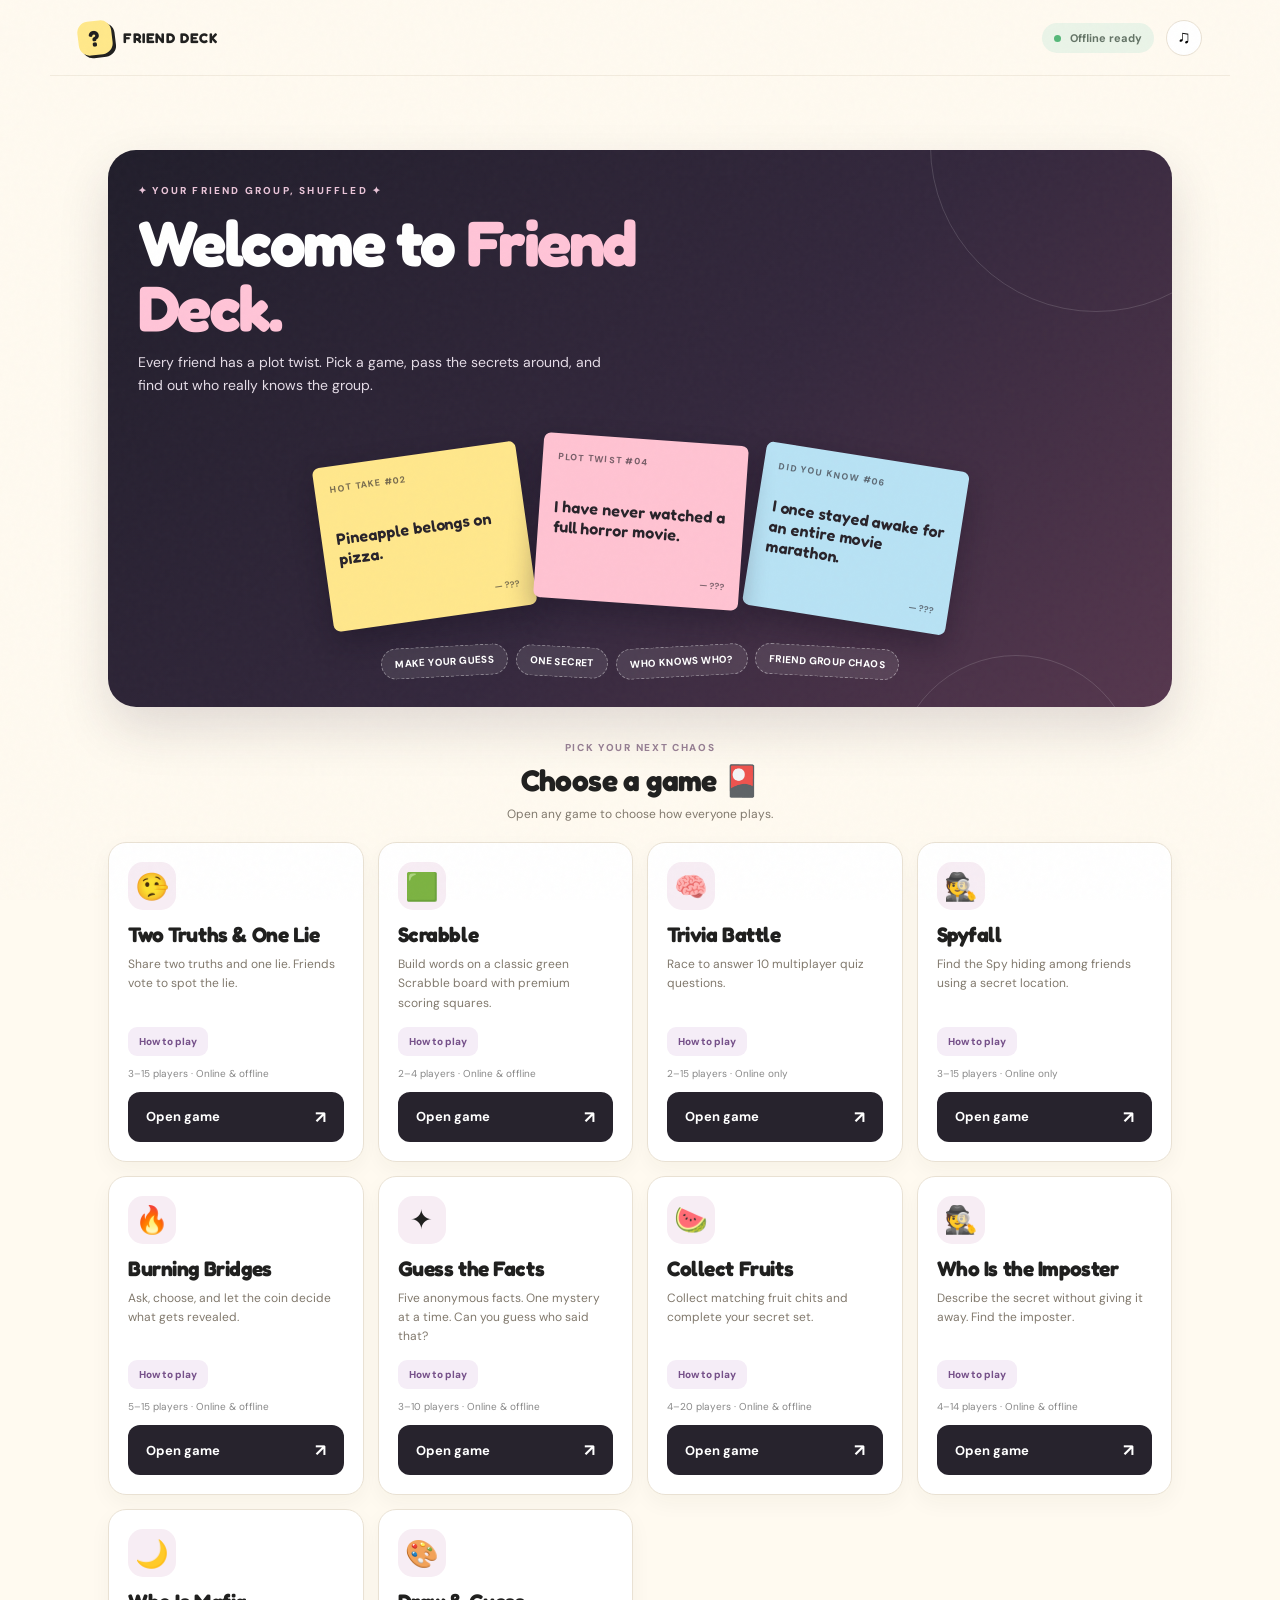
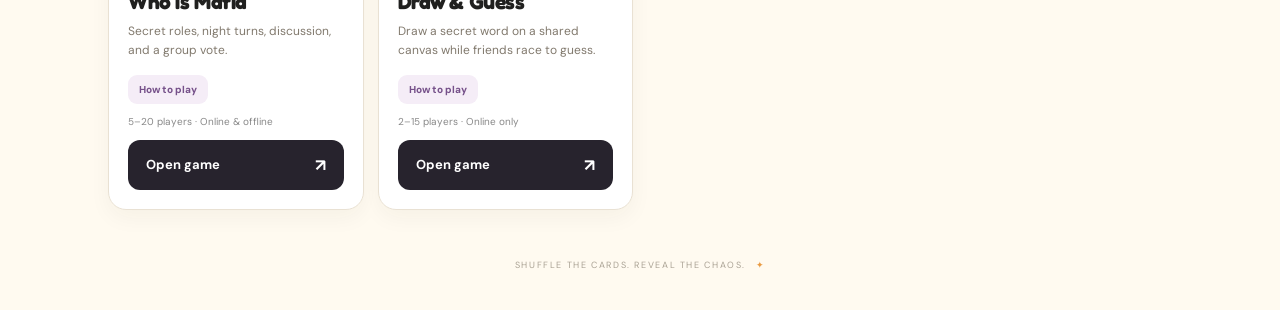
<file: index.html>
<!doctype html>
<html lang="en">
<head>
  <meta charset="UTF-8"><meta name="viewport" content="width=device-width,initial-scale=1,viewport-fit=cover">
  <meta name="theme-color" content="#fff8e9"><meta name="description" content="Friend Deck: party games for friends. Enter your name, create a room, join online, or play offline.">
  <meta name="mobile-web-app-capable" content="yes"><meta name="apple-mobile-web-app-capable" content="yes"><meta name="apple-mobile-web-app-status-bar-style" content="default">
  <link rel="manifest" href="./manifest.webmanifest"><link rel="icon" href="./InShot_20261113_131236610.jpg" type="image/jpeg"><link rel="apple-touch-icon" href="./InShot_20261113_131236610.jpg">
  <title>Friend Deck — Party Games ✦</title><link rel="preconnect" href="https://fonts.googleapis.com"><link rel="preconnect" href="https://fonts.gstatic.com" crossorigin>
  <link href="https://fonts.googleapis.com/css2?family=DM+Sans:wght@400;500;600;700;800&family=Fredoka:wght@400;500;600;700&display=swap" rel="stylesheet">
  <link rel="stylesheet" href="style.css?v=frienddeck-pwa-install-20261111b">
</head>
<body>
  <div class="paper-grain"></div>
  <header class="topbar"><a class="brand" href="#" aria-label="Friend Deck home"><span class="brand-mark">?</span><span>FRIEND <b>DECK</b></span></a><div class="top-actions"><span id="connectionPill" class="connection-pill"><i></i> Offline ready</span><button class="icon-btn" id="soundToggle" aria-label="Toggle sound">♫</button></div></header>
  <main id="app" class="shell">
    <section id="homeScreen" class="screen">
      <div class="hero">
        <div class="hero-copy"><div class="eyebrow"><span class="sparkle">✳</span> THE FRIEND GROUP GAME</div><h1>Guess the <em>Facts.</em></h1><p>Five anonymous facts. One friend group. A whole lot of surprises.</p><div class="hero-actions"><button class="btn btn-dark" id="onlineCreate">Create online room <span>↗</span></button><button class="btn btn-light" id="offlineCreate">Play on this device <span>→</span></button></div><div class="micro-proof"><span>✦ Up to 10 players</span><span>✦ 5 facts each</span><span>✦ Maximum fun</span></div></div>
        <div class="note-stage" aria-label="Colourful sticky notes"><div class="tape"></div><article class="sticky note-yellow tilt-a"><small>FUN FACT #01</small><b>I can solve a Rubik’s cube in under a minute.</b><span>— ???</span></article><article class="sticky note-pink tilt-b"><small>FUN FACT #02</small><b>I’ve never watched a full horror movie.</b><span>— ???</span></article><article class="sticky note-blue tilt-c"><small>FUN FACT #03</small><b>I once met my favourite celebrity!</b><span>— ???</span></article><div class="doodle">✳</div><div class="tiny-star">✦</div></div>
      </div>
      <section class="how-section"><div class="section-kicker">THE RULES ARE SIMPLE</div><h2>Write it. Shuffle it. Guess it.</h2><div class="steps-grid"><article class="step-card"><span class="step-num">01</span><div class="step-icon pink-icon">✎</div><h3>Drop your facts</h3><p>Everyone writes five facts about themselves on colourful notes.</p></article><article class="step-card"><span class="step-num">02</span><div class="step-icon yellow-icon">⤨</div><h3>Mix them up</h3><p>All facts are shuffled. A random player gets the first turn.</p></article><article class="step-card"><span class="step-num">03</span><div class="step-icon green-icon">✓</div><h3>Make your guess</h3><p>Pick a name. The answer is revealed instantly and points are updated.</p></article></div></section>
      <footer class="footer">MADE FOR FRIENDS, FULL OF SURPRISES <span>✦</span></footer>
    </section>
    <section id="setupScreen" class="screen">
      <button class="back-link" data-back>← Back</button><div class="page-heading"><div class="eyebrow" id="setupEyebrow">LET’S GET EVERYONE IN</div><h1 id="setupTitle">Build your <em>line-up.</em></h1><p id="setupDesc">Add each player who’s joining the game.</p></div>
      <div class="setup-layout"><div class="setup-panel"><div class="panel-head"><h2>Players <span id="playerCount" class="count-chip">0 / 10</span></h2><span class="muted">Minimum 3 · Maximum 10</span></div><div class="add-player-row" id="addPlayerRow"><input id="playerNameInput" maxlength="22" placeholder="Enter a player name…" autocomplete="off"><button id="addPlayerBtn" class="btn btn-dark">Add +</button></div><div id="setupPlayers" class="player-list"></div><div id="roomCodePanel" class="room-code-panel hidden"><span>ROOM CODE</span><strong id="roomCodeText">------</strong><button id="copyRoomCode" class="copy-btn">Copy code</button><small>Friends can join from their own phones using this code.</small></div><button id="continueSetup" class="btn btn-dark btn-wide">Continue to facts <span>→</span></button><p id="setupHint" class="hint">Add 3–10 players to continue.</p></div><aside class="side-note sticky note-lilac"><span class="pin">●</span><small>GOOD TO KNOW</small><h3>Keep it a mystery.</h3><p>Use facts that are fun to discover. Don’t include private information like passwords, addresses or phone numbers.</p><div class="side-scribble">✳</div></aside></div>
    </section>
    <section id="factsScreen" class="screen">
      <button class="back-link" data-back>← Back</button><div class="page-heading"><div class="eyebrow">THE SECRET STUFF</div><h1>Leave five <em>clues.</em></h1><p>Each player writes exactly five facts. Everyone’s notes will be mixed together.</p></div><div class="facts-layout"><div class="facts-panel"><div class="facts-player-head"><div><span class="muted">NOW WRITING</span><h2 id="factsPlayerName">Player</h2></div><span id="factsProgress" class="count-chip">0 / 5</span></div><div id="factInputs" class="fact-inputs"></div><div class="facts-actions"><button id="saveFactsBtn" class="btn btn-dark btn-wide">Save my five facts <span>→</span></button><p id="factsHint" class="hint">Write five facts to continue.</p></div></div><div class="note-stack"><article class="sticky note-yellow"><small>IDEA</small><b>A food I could eat every day…</b></article><article class="sticky note-pink"><small>IDEA</small><b>A place I really want to visit…</b></article><article class="sticky note-blue"><small>IDEA</small><b>A weird talent I have…</b></article></div></div>
    </section>
    <section id="waitingScreen" class="screen">
      <div class="waiting-card"><div class="waiting-icon">✳</div><div class="eyebrow">ALL NOTES ARE IN</div><h1>Ready to <em>shuffle?</em></h1><p id="waitingText">Everyone has submitted their five facts.</p><div id="waitingPlayers" class="avatar-row"></div><button id="startGameBtn" class="btn btn-dark btn-wide">Shuffle & start game <span>✦</span></button><p id="waitingHint" class="hint">Only the host can start the online game.</p></div>
    </section>
    <section id="gameScreen" class="screen">
      <div class="game-topline"><span class="round-label" id="roundLabel">FACT 01 / 50</span><span class="turn-pill" id="turnPill">Alex’s turn</span></div>
      <div class="game-layout"><div class="fact-area"><div class="eyebrow">WHO DOES THIS SOUND LIKE?</div><article id="activeFactNote" class="sticky active-note note-yellow"><span class="pin">●</span><small>ANONYMOUS FACT</small><p id="activeFactText">Fact goes here…</p><div class="note-footer" id="factOwnerReveal">WHO WROTE THIS? <span>✳</span></div></article><div id="guessArea" class="guess-area"><h2 id="guessPrompt">Pick the person you think wrote this.</h2><div id="guessOptions" class="guess-options"></div></div><div id="revealArea" class="reveal-area hidden"><div id="resultBanner" class="result-banner"></div><p id="revealMessage"></p><button id="nextFactBtn" class="btn btn-dark btn-wide">Next fact <span>→</span></button></div></div></div>
    </section>
    <section id="resultsScreen" class="screen">
      <div class="results-heading"><div class="eyebrow">THAT’S A WRAP</div><h1>The facts are <em>out!</em></h1><p>All the facts have been revealed.</p></div><div id="resultsScores" class="results-scoreboard"></div><div class="results-actions"><button id="playAgainBtn" class="btn btn-dark">Play again ↻</button><button id="homeBtn" class="btn btn-light">Back to home</button></div>
    </section>
    <div id="toast" class="toast" role="status" aria-live="polite"></div>
  </main>
  <script src="arcade.js?v=scrabble-star-lie-fix-20261115"></script>
  <script type="module" src="app.js?v=frienddeck-results-rematch-20261114"></script>
  <script>

    let deferredInstallPrompt = null;
    window.addEventListener("beforeinstallprompt", (event) => {
      event.preventDefault();
      deferredInstallPrompt = event;
      if (document.getElementById("pwaInstallButton")) return;
      const button = document.createElement("button");
      button.id = "pwaInstallButton";
      button.className = "btn btn-light";
      button.textContent = "Install App";
      button.style.cssText = "font-size:11px;padding:8px 11px;white-space:nowrap";
      button.addEventListener("click", async () => {
        if (!deferredInstallPrompt) return;
        deferredInstallPrompt.prompt();
        await deferredInstallPrompt.userChoice;
        deferredInstallPrompt = null;
        button.remove();
      });
      document.querySelector(".top-actions")?.append(button);
    });
    window.addEventListener("appinstalled", () => {
      document.getElementById("pwaInstallButton")?.remove();
      deferredInstallPrompt = null;
    });
\n    if ("serviceWorker" in navigator && (location.protocol === "https:" || location.hostname === "localhost")) {
      window.addEventListener("load", () => {
        navigator.serviceWorker.register("./sw.js").catch((error) => console.warn("Friend Deck offline setup unavailable:", error));
      });
    }
  </script>
</body></html>
</file>
<file: style.css>
:root{--ink:#20201f;--paper:#fffaf0;--muted:#858178;--pink:#ffb8c8;--yellow:#ffe88a;--blue:#a9d9f4;--green:#bce8c8;--lilac:#d8c7fa;--orange:#ffc58e;--line:#e9e1d3;--shadow:0 14px 34px #33251513}*{box-sizing:border-box}html{scroll-behavior:smooth}body{margin:0;background:var(--paper);color:var(--ink);font-family:'DM Sans',sans-serif;min-height:100vh}.paper-grain{position:fixed;inset:0;pointer-events:none;opacity:.13;z-index:5;background-image:url("data:image/svg+xml,%3Csvg viewBox='0 0 180 180' xmlns='http://www.w3.org/2000/svg'%3E%3Cfilter id='n'%3E%3CfeTurbulence type='fractalNoise' baseFrequency='.9' numOctaves='3' stitchTiles='stitch'/%3E%3C/filter%3E%3Crect width='100%25' height='100%25' filter='url(%23n)' opacity='.16'/%3E%3C/svg%3E")}.topbar{height:76px;max-width:1180px;margin:auto;padding:0 28px;display:flex;align-items:center;justify-content:space-between;border-bottom:1px solid #e9e1d399}.brand{display:flex;align-items:center;gap:11px;text-decoration:none;color:var(--ink);font:700 14px 'Fredoka';letter-spacing:.08em}.brand-mark{width:34px;height:34px;border-radius:11px;background:var(--yellow);display:grid;place-items:center;font:700 22px 'Fredoka';transform:rotate(-7deg);box-shadow:3px 3px 0 var(--ink)}.brand b{font-weight:700}.top-actions{display:flex;align-items:center;gap:12px}.connection-pill{font-size:11px;font-weight:700;color:#647466;background:#eaf4e8;padding:8px 12px;border-radius:30px}.connection-pill i,.live-dot:before{display:inline-block;width:7px;height:7px;background:#56b879;border-radius:50%;margin-right:6px}.icon-btn{border:1px solid var(--line);background:#fff;border-radius:50%;width:36px;height:36px;font-size:18px}.shell{max-width:1120px;margin:auto;padding:0 28px}.screen{display:none;min-height:calc(100vh - 76px);padding:46px 0 24px}.screen.active{display:block;animation:fadeUp .38s ease both}@keyframes fadeUp{from{opacity:0;transform:translateY(12px)}to{opacity:1;transform:none}}h1,h2,h3,p{margin-top:0}h1,h2,h3{font-family:'Fredoka',sans-serif}h1{font-size:clamp(42px,6vw,68px);line-height:1.02;letter-spacing:-.04em;margin:12px 0 18px}h1 em{font-style:normal;color:#ed8da6}h2{font-size:25px;letter-spacing:-.02em}.hero{display:grid;grid-template-columns:1.04fr .96fr;gap:42px;align-items:center;padding:36px 0 66px}.eyebrow,.section-kicker{font-size:10px;font-weight:800;letter-spacing:.17em;color:#81796d}.sparkle{color:#e99a42;font-size:16px;margin-right:6px}.hero-copy>p,.page-heading>p,.results-heading>p{color:#77736a;line-height:1.7;max-width:440px;font-size:15px}.hero-actions{display:flex;gap:11px;flex-wrap:wrap;margin:27px 0 23px}.btn{border:0;border-radius:12px;padding:14px 18px;font:700 13px 'DM Sans';cursor:pointer;transition:transform .18s,box-shadow .18s;display:inline-flex;align-items:center;justify-content:center;gap:18px}.btn:hover{transform:translateY(-2px);box-shadow:0 7px 16px #1e1a141a}.btn-dark{background:var(--ink);color:white}.btn-light{background:#fff;border:1px solid var(--line);color:var(--ink)}.btn span{font-size:17px}.btn-wide{width:100%;margin-top:14px}.micro-proof{display:flex;gap:16px;flex-wrap:wrap;color:#888174;font-size:10px;font-weight:700}.note-stage{height:360px;position:relative;display:flex;align-items:center;justify-content:center}.sticky{position:relative;border-radius:3px 3px 7px 3px;padding:21px 20px 17px;box-shadow:4px 8px 18px #33251518;display:flex;flex-direction:column;gap:13px;min-height:160px}.sticky:after{content:"";position:absolute;right:0;bottom:0;border-style:solid;border-width:0 0 13px 13px;border-color:transparent transparent #00000013 transparent}.sticky small{font-size:9px;letter-spacing:.15em;font-weight:800;opacity:.6}.sticky b{font:600 19px/1.3 'Fredoka'}.sticky>span{font-size:10px;font-weight:700;opacity:.6;text-align:right}.note-yellow{background:var(--yellow)}.note-pink{background:var(--pink)}.note-blue{background:var(--blue)}.note-green{background:var(--green)}.note-lilac{background:var(--lilac)}.note-orange{background:var(--orange)}.tilt-a{width:210px;position:absolute;left:7%;top:28px;transform:rotate(-9deg);z-index:2}.tilt-b{width:205px;position:absolute;right:2%;top:120px;transform:rotate(8deg);z-index:3}.tilt-c{width:190px;position:absolute;left:24%;bottom:8px;transform:rotate(-3deg);z-index:4}.doodle{position:absolute;right:4%;top:20px;font-size:45px;color:#f1a65b}.tiny-star{position:absolute;left:4%;bottom:30px;color:#ec91a9;font-size:27px}.tape{position:absolute;top:12px;left:43%;width:70px;height:22px;background:#ffffff8c;transform:rotate(4deg);z-index:6}.how-section{border-top:1px solid var(--line);padding:40px 0 50px}.section-kicker{text-align:center}.how-section h2{text-align:center;font-size:30px;margin:9px 0 30px}.steps-grid{display:grid;grid-template-columns:repeat(3,1fr);gap:18px}.step-card{position:relative;padding:23px 22px;border:1px solid var(--line);border-radius:15px;background:#fffdf8}.step-num{position:absolute;right:20px;top:17px;color:#b6afa2;font:600 12px 'Fredoka'}.step-icon{width:42px;height:42px;border-radius:12px;display:grid;place-items:center;font-size:21px;margin-bottom:17px}.pink-icon{background:#ffe1e8}.yellow-icon{background:#fff1b8}.green-icon{background:#dff3e3}.step-card h3{font-size:18px;margin-bottom:8px}.step-card p{color:#827c71;font-size:12px;line-height:1.65;margin:0}.footer{text-align:center;font-size:9px;letter-spacing:.18em;color:#aaa294;padding:15px}.footer span{color:#e99a42;margin-left:6px}.back-link{border:0;background:none;color:#77736a;font:700 12px 'DM Sans';padding:0;cursor:pointer}.page-heading{text-align:center;margin:30px auto 35px}.page-heading h1{font-size:48px}.page-heading>p{margin:0 auto}.setup-layout{display:grid;grid-template-columns:1fr 260px;gap:25px;max-width:820px;margin:auto;align-items:start}.setup-panel,.facts-panel,.final-score-panel{background:#fff;border:1px solid var(--line);border-radius:17px;padding:23px;box-shadow:var(--shadow)}.panel-head,.facts-player-head{display:flex;align-items:center;justify-content:space-between}.panel-head h2{font-size:20px;margin:0}.muted,.hint{font-size:11px;color:#938c80}.count-chip{background:#f5f0e7;border-radius:20px;padding:6px 10px;font-size:10px;font-weight:800}.add-player-row{display:flex;gap:8px;margin:20px 0 14px}.add-player-row input,.fact-input{width:100%;border:1px solid #e8e1d5;border-radius:10px;padding:13px 14px;font:500 13px 'DM Sans';outline:none;background:#fffdf9}.add-player-row input:focus,.fact-input:focus{border-color:#d9a6b3;box-shadow:0 0 0 3px #ffb8c833}.player-list{display:grid;gap:8px}.player-item{display:flex;align-items:center;gap:10px;padding:10px 12px;background:#fffaf1;border-radius:10px}.player-avatar{width:30px;height:30px;border-radius:9px;display:grid;place-items:center;font:700 13px 'Fredoka'}.player-item strong{font-size:12px;flex:1}.remove-player{border:0;background:none;color:#9c9589;font-size:17px;cursor:pointer}.side-note{min-height:220px;transform:rotate(2deg);padding:23px}.side-note h3{font-size:22px;margin:8px 0}.side-note p{font-size:12px;line-height:1.7;color:#554b67}.side-scribble{text-align:right;font-size:26px}.pin{position:absolute;top:9px;left:50%;color:#ed8da6;font-size:10px;text-shadow:0 2px 2px #0002}.room-code-panel{margin-top:16px;background:#f7f4ec;padding:15px;border-radius:12px;display:grid;gap:7px;text-align:center}.room-code-panel span{font-size:9px;letter-spacing:.16em;font-weight:800;color:#8e877b}.room-code-panel strong{font:700 clamp(36px,9vw,46px) 'Fredoka';letter-spacing:.2em;line-height:1.15;overflow-wrap:anywhere}.room-code-panel small{color:#8e877b;font-size:10px}.copy-btn,.text-btn{border:0;background:none;color:#6c8d73;font-size:13px;font-weight:900;cursor:pointer}.room-code-panel .copy-btn{justify-self:center;padding:10px 20px;border-radius:999px;background:#24201f;color:#fff;font-size:12px}.hidden{display:none!important}.hint{text-align:center;margin:9px 0 0}.facts-layout{max-width:850px;margin:auto;display:grid;grid-template-columns:1fr 230px;gap:35px;align-items:center}.facts-player-head h2{margin:4px 0 0;font-size:24px}.facts-player-head .muted{font-size:9px;letter-spacing:.13em;font-weight:800}.fact-inputs{display:grid;gap:10px;margin-top:20px}.fact-row{display:flex;align-items:center;gap:9px}.fact-row .fact-number{width:28px;height:28px;border-radius:8px;display:grid;place-items:center;font:700 12px 'Fredoka';flex-shrink:0}.fact-row:nth-child(5n+1) .fact-number{background:var(--yellow)}.fact-row:nth-child(5n+2) .fact-number{background:var(--pink)}.fact-row:nth-child(5n+3) .fact-number{background:var(--blue)}.fact-row:nth-child(5n+4) .fact-number{background:var(--green)}.fact-row:nth-child(5n) .fact-number{background:var(--lilac)}.note-stack{display:grid;gap:15px;transform:rotate(2deg)}.note-stack .sticky{min-height:110px}.note-stack .sticky b{font-size:15px}.facts-actions{margin-top:15px}.waiting-card{max-width:510px;margin:50px auto;background:#fff;border:1px solid var(--line);border-radius:20px;padding:38px;text-align:center;box-shadow:var(--shadow)}.waiting-icon{font-size:38px;color:#eca85f}.waiting-card h1{font-size:43px}.waiting-card>p{font-size:13px;color:#8b8478;line-height:1.6}.avatar-row{display:flex;justify-content:center;gap:7px;flex-wrap:wrap;margin:23px 0}.avatar-chip{background:#f5f0e7;border-radius:30px;padding:7px 11px;font-size:10px;font-weight:700}.game-topline{display:flex;align-items:center;justify-content:space-between;gap:12px;margin-bottom:25px}.round-label{font-size:10px;letter-spacing:.14em;font-weight:800;color:#928a7d}.turn-pill{background:#fff0c5;padding:8px 13px;border-radius:30px;font-size:10px;font-weight:800}.game-layout{display:grid;grid-template-columns:1fr 260px;gap:30px;align-items:start}.fact-area{text-align:center}.fact-area>.eyebrow{margin-bottom:15px}.active-note{max-width:530px;min-height:230px;margin:0 auto 25px;padding:37px 36px 25px;transform:rotate(-1deg);text-align:left;justify-content:center}.active-note p{font:600 clamp(23px,3vw,33px)/1.3 'Fredoka';margin:4px 0 17px}.note-footer{border-top:1px dashed #4d473b55;padding-top:13px;font-size:9px;letter-spacing:.12em;font-weight:800;opacity:.55;display:flex;justify-content:space-between}.guess-area h2{font-size:19px;margin-bottom:14px}.guess-options{display:grid;grid-template-columns:repeat(2,minmax(0,1fr));gap:9px;max-width:530px;margin:auto}.guess-option{border:1px solid var(--line);background:#fff;border-radius:11px;padding:13px;font:700 12px 'DM Sans';cursor:pointer;transition:.16s}.guess-option:hover{border-color:#d5a0ad;transform:translateY(-2px)}.guess-option:disabled{opacity:.5;cursor:not-allowed}.reveal-area{max-width:530px;margin:auto}.result-banner{padding:15px;border-radius:12px;font:700 17px 'Fredoka'}.result-banner.correct{background:#dcf3e2;color:#287545}.result-banner.wrong{background:#ffe0e4;color:#a4384b}.reveal-area p{font-size:13px;color:#77736a;margin:12px 0}.live-score-panel{background:#fff;border:1px solid var(--line);border-radius:15px;padding:19px}.live-score-panel .panel-head h2{font-size:18px}.live-dot{font-size:8px;color:#5eaa75;font-weight:800;letter-spacing:.1em}.score-list{display:grid;gap:8px;margin-top:16px}.score-row{display:flex;align-items:center;gap:9px;padding:10px;background:#fffaf2;border-radius:10px}.score-rank{font:700 11px 'Fredoka';color:#9b9387;width:15px}.score-name{font-size:11px;font-weight:700;flex:1}.score-points{font:700 15px 'Fredoka'}.score-foot{font-size:10px;color:#999184;margin:14px 0 0}.results-heading{text-align:center;margin:10px 0 25px}.results-heading h1{font-size:50px}.podium{display:flex;align-items:end;justify-content:center;gap:12px;max-width:600px;margin:35px auto 25px;min-height:205px}.podium-place{width:31%;text-align:center}.podium-name{font:700 14px 'Fredoka';margin:9px 0 4px;overflow-wrap:anywhere}.podium-points{font-size:10px;color:#827b70}.podium-block{border-radius:12px 12px 3px 3px;padding:17px 5px 12px;font:700 24px 'Fredoka'}.podium-place.first .podium-block{height:110px;background:#ffe18a}.podium-place.second .podium-block{height:78px;background:#dce2e9}.podium-place.third .podium-block{height:58px;background:#f3c5a2}.medal{font-size:24px}.final-score-panel{max-width:530px;margin:auto}.results-actions{display:flex;justify-content:center;gap:10px;margin:22px}.toast{position:fixed;left:50%;bottom:24px;transform:translate(-50%,20px);opacity:0;background:#242321;color:#fff;padding:12px 18px;border-radius:30px;font-size:12px;z-index:20;transition:.25s;pointer-events:none}.toast.show{opacity:1;transform:translate(-50%,0)}@media(max-width:760px){.topbar{height:65px;padding:0 17px}.shell{padding:0 18px}.screen{padding-top:28px;min-height:calc(100vh - 65px)}.hero{grid-template-columns:1fr;gap:0;padding:28px 0 45px}.hero-copy{text-align:center}.hero-copy>p{margin:0 auto}.hero-actions,.micro-proof{justify-content:center}.note-stage{height:300px;max-width:430px;width:100%;margin:0 auto}.tilt-a{left:4%;top:22px;width:185px}.tilt-b{right:0;top:105px;width:180px}.tilt-c{left:20%;bottom:0;width:175px}.sticky{padding:17px}.sticky b{font-size:16px}.how-section{padding-top:30px}.steps-grid{grid-template-columns:1fr;gap:10px}.step-card{padding:17px;display:grid;grid-template-columns:42px 1fr;column-gap:13px}.step-icon{grid-row:span 2;margin:0}.step-card h3{margin:0 0 4px}.step-num{top:12px;right:14px}.setup-layout,.facts-layout,.game-layout{grid-template-columns:1fr}.side-note{display:none}.page-heading{margin:25px auto}.page-heading h1{font-size:40px}.setup-panel,.facts-panel{padding:17px}.game-topline{flex-wrap:wrap}.game-layout{gap:18px}.live-score-panel{order:2}.active-note{min-height:200px;padding:31px 23px}.active-note p{font-size:25px}.guess-options{grid-template-columns:1fr 1fr}.waiting-card{margin:35px auto;padding:27px 20px}.waiting-card h1{font-size:38px}.podium{gap:7px}.podium-name{font-size:12px}.results-heading h1{font-size:42px}}@media(max-width:390px){.brand{font-size:12px}.connection-pill{font-size:9px}.hero-actions .btn{width:100%}.guess-options{grid-template-columns:1fr}.micro-proof{gap:8px}.micro-proof span{font-size:9px}}
/* Friend Deck profile and leaderboard */
.fd-profile-trigger{font-size:17px!important}
.fd-modal{position:fixed;inset:0;z-index:1000;display:grid;place-items:center;padding:16px}
.fd-modal[hidden]{display:none!important}
.fd-modal-backdrop{position:absolute;inset:0;background:#25202d66;backdrop-filter:blur(4px)}
.fd-modal-card{position:relative;width:min(100%,520px);max-height:min(88vh,850px);overflow:auto;background:#fffdf7;border:1px solid #eee3d3;border-radius:25px;padding:25px;box-shadow:0 24px 70px #21172b35}
.fd-close{position:absolute;right:15px;top:12px;border:0;background:#f2edf7;border-radius:50%;width:34px;height:34px;font-size:22px;cursor:pointer}
.fd-eyebrow{font-size:10px;letter-spacing:2px;font-weight:800;color:#8c65bd}
.fd-modal-card h2{font-family:Fredoka,sans-serif;font-size:29px;margin:7px 0 17px}
.fd-profile-head{display:flex;align-items:center;gap:13px;margin:8px 0 17px}
.fd-avatar{width:58px;height:58px;display:grid;place-items:center;background:#f0e6ff;border:2px solid #d9c5f5;border-radius:18px;font-size:30px}
.fd-profile-head strong{display:block;font-size:18px}.fd-profile-head small{display:block;color:#88808c;margin-top:4px}
.fd-stat-grid{display:grid;grid-template-columns:repeat(4,1fr);gap:8px;margin:15px 0 19px}
.fd-stat-grid div{background:#f8f2ff;border:1px solid #eadcfb;border-radius:14px;padding:12px 5px;text-align:center}
.fd-stat-grid b{display:block;font-size:22px;color:#6e4aa0}.fd-stat-grid small{font-size:10px;color:#777}
.fd-modal-card h3{font-size:15px;margin:18px 0 9px}
.fd-achievements{display:flex;gap:7px;flex-wrap:wrap}.fd-achievements span{background:#fff3d9;border:1px solid #f2dfb5;padding:7px 10px;border-radius:30px;font-size:11px;font-weight:700}
.fd-form{display:grid;gap:8px;margin-top:13px}.fd-form label{font-size:12px;font-weight:700;color:#6c6571;margin-top:5px}
.fd-form input{width:100%;padding:12px 13px;border:1px solid #e3d9e9;border-radius:12px;background:white;font:inherit}
.fd-form .btn{width:100%;margin-top:4px}
.fd-avatars{display:flex;flex-wrap:wrap;gap:7px}.fd-avatars button{width:40px;height:40px;border:1px solid #e6dce9;background:#fff;border-radius:12px;font-size:21px;cursor:pointer}
.fd-avatars button.selected{border:2px solid #9564c8;background:#f4eaff}
.fd-divider{text-align:center;font-size:10px;letter-spacing:1.5px;font-weight:800;color:#9b929f;margin:19px 0 4px}
.fd-leaderboard{border-top:1px solid #eee5d9;margin-top:19px;padding-top:5px}
.fd-leader-row{display:grid;grid-template-columns:25px 1fr auto;align-items:center;gap:7px;padding:9px 2px;border-bottom:1px solid #f0eae2;font-size:12px}
.fd-leader-row>span{font-weight:800;color:#9067bd}.fd-leader-row small{color:#817986;font-size:10px}
.fd-note{font-size:10px;color:#8b8490;line-height:1.5;margin:15px 0 0}
@media(max-width:420px){.fd-modal-card{padding:20px 16px;border-radius:20px}.fd-stat-grid{gap:5px}.fd-stat-grid div{padding:10px 2px}.fd-stat-grid b{font-size:19px}.fd-leader-row{grid-template-columns:22px 1fr}.fd-leader-row small{grid-column:2}}

/* Friend Deck 2.0 motion language */
@keyframes fdCardEnter{from{opacity:0;transform:translateY(12px) scale(.985)}to{opacity:1;transform:translateY(0) scale(1)}}
@keyframes fdTitleEnter{0%{opacity:0;transform:translateY(9px) rotate(-1deg)}100%{opacity:1;transform:translateY(0) rotate(0)}}
@keyframes fdCoinSpin{0%{transform:rotateY(0) scale(.85)}50%{transform:rotateY(720deg) scale(1.08)}100%{transform:rotateY(1440deg) scale(1)}}
@keyframes fdChitFlip{0%{transform:rotateY(0)}100%{transform:rotateY(360deg)}}
@keyframes fdSecretReveal{0%{transform:scale(.92);filter:blur(4px);opacity:.3}100%{transform:scale(1);filter:blur(0);opacity:1}}
@keyframes fdVotePulse{0%,100%{box-shadow:0 0 0 0 #a77bd000}50%{box-shadow:0 0 0 7px #a77bd02b}}
#arcadePlay .arcHead h1{animation:fdTitleEnter .42s ease-out both}
#arcadePlay .box,#arcadePlay .mode-card{animation:fdCardEnter .32s ease-out both}
#arcadePlay .choice button,#arcadePlay .players>div{animation:fdCardEnter .28s ease-out both}
#arcadePlay.game-burning_bridges .coin.is-flipping{animation:fdCoinSpin 1.1s cubic-bezier(.2,.75,.25,1) infinite}
#arcadePlay.game-burning_bridges .burn-player-card{animation:fdCardEnter .4s ease-out both}
#arcadePlay.game-collect_fruits .fruit-chit-face{animation:fdChitFlip .38s ease-out}
#arcadePlay.game-collect_fruits .fruit-chit{transition:transform .18s,box-shadow .18s}
#arcadePlay.game-collect_fruits .fruit-chit:active{transform:scale(.96) rotate(-2deg)}
#arcadePlay.game-imposter .private-card-secret,#arcadePlay.game-mafia .private-card-secret{animation:fdSecretReveal .35s ease-out}
#arcadePlay.game-imposter .private-flip-card.is-revealed,#arcadePlay.game-mafia .private-flip-card.is-revealed{animation:fdVotePulse .8s ease-in-out}
#arcadePlay.game-mafia .arcade-chat{animation:fdCardEnter .35s ease-out}
#arcadePlay.game-guess_the_facts .active-note{animation:fdCardEnter .4s ease-out}
#arcadePlay button{transition:transform .16s ease,box-shadow .16s ease}
#arcadePlay button:active{transform:scale(.975)}
@media(prefers-reduced-motion:reduce){#arcadePlay *,#arcadePlay *:before,#arcadePlay *:after{animation-duration:.01ms!important;animation-iteration-count:1!important;scroll-behavior:auto!important;transition-duration:.01ms!important}}

.fd-player-id{display:block;font-size:10px;color:#95899b;margin-top:5px;letter-spacing:.5px}

.fd-password-wrap{position:relative;display:flex;align-items:center;width:100%}
.fd-password-wrap input{padding-right:92px!important}
.fd-password-toggle{position:absolute;right:7px;top:50%;transform:translateY(-50%);border:0;border-radius:9px;background:#f2eafa;color:#69458e;padding:7px 9px;font-size:11px;font-weight:800;cursor:pointer}
.fd-password-toggle:active{transform:translateY(-50%) scale(.97)}

/* Legacy account migration is tucked away from normal username login. */
.fd-legacy{margin-top:13px;border:1px solid #eadff0;border-radius:13px;padding:11px 13px;background:#fff}
.fd-legacy summary{cursor:pointer;font-size:12px;font-weight:800;color:#76539a}
.fd-legacy p{font-size:11px;color:#817986;line-height:1.5}
.fd-legacy .fd-form{margin-top:10px}

.fd-access-gate{position:fixed;inset:0;z-index:999;display:grid;place-items:center;padding:18px;background:#fff8e9ee;backdrop-filter:blur(8px)}
.fd-access-card{width:min(100%,430px);padding:28px 23px;border:1px solid #eee3d3;border-radius:24px;background:#fffdf7;box-shadow:0 24px 70px #21172b24;text-align:center}
.fd-access-card h2{font:700 30px Fredoka,sans-serif;margin:9px 0}
.fd-access-card p{font-size:13px;line-height:1.6;color:#817986;margin:0 0 20px}
.fd-access-card .btn{width:100%;margin:5px 0}
.fd-access-card small{display:block;margin-top:12px;color:#8b8490;font-size:10px}
.fd-avatars button{width:64px;height:64px;padding:3px;overflow:hidden;border-radius:16px;background:#fff}
.fd-avatars button img{width:100%;height:100%;object-fit:cover;border-radius:12px;display:block}
.fd-avatar-img{width:100%;height:100%;object-fit:cover;border-radius:inherit;display:block}
.fd-leader-row b{display:flex;align-items:center;gap:7px}
.fd-leader-avatar{width:27px;height:27px;object-fit:cover;border-radius:9px}
.fd-close[hidden]{display:none!important}


/* Guess the Facts: per-game correct-guess results */
.results-scoreboard{width:min(100%,560px);margin:22px auto;padding:18px;background:#fff;border:1px solid #e9e1d3;border-radius:18px;box-shadow:0 8px 22px #3325150b}
.results-scoreboard h2{margin:0 0 13px;font-size:20px}
.results-score-row{display:flex;align-items:center;gap:11px;padding:11px 4px;border-top:1px solid #eee7df}
.results-score-row strong{flex:1;min-width:0;overflow-wrap:anywhere}
.results-score-row>b{color:#76518a;white-space:nowrap}
.results-rank{width:27px;height:27px;display:grid;place-items:center;border-radius:9px;background:#f2eaf6;color:#76518a;font-size:12px;font-weight:900}
#playAgainBtn:disabled{opacity:.65;cursor:not-allowed}
</file>
